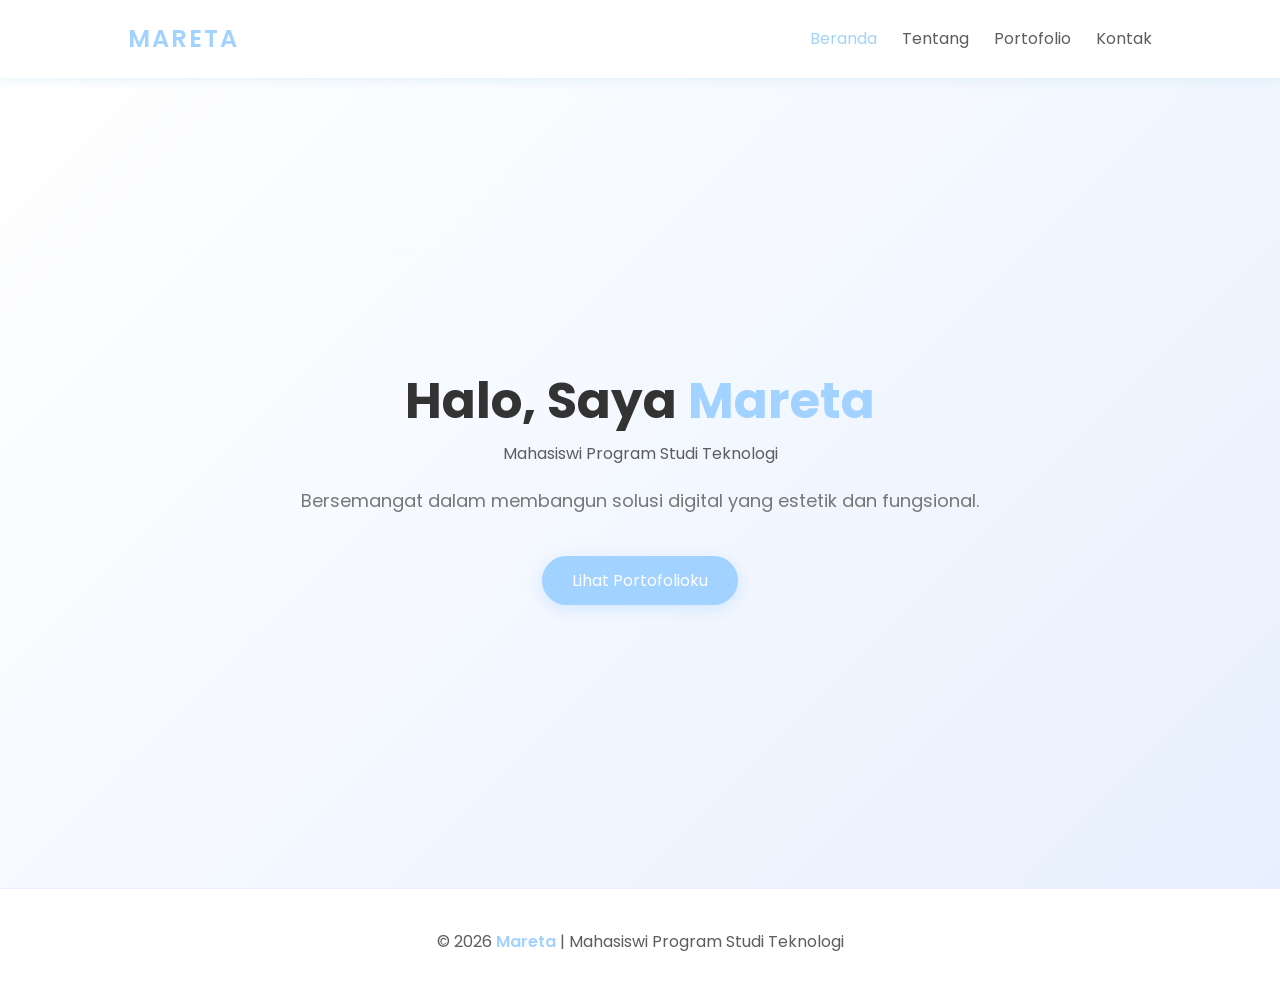
<file: index.html>
<!DOCTYPE html>
<html lang="id">
<head>
    <meta charset="UTF-8">
    <meta name="viewport" content="width=device-width, initial-scale=1.0">
    <title>Portofolio Mareta | Mahasiswi Teknologi</title>
    <link rel="stylesheet" href="style.css">
    <link href="https://fonts.googleapis.com/css2?family=Poppins:wght@300;400;600&display=swap" rel="stylesheet">
    <link rel="stylesheet" href="https://cdnjs.cloudflare.com/ajax/libs/font-awesome/6.0.0/css/all.min.css">
</head>
<body>

    <nav>
        <div class="logo">MARETA</div>
        <ul>
            <li><a href="index.html" class="active">Beranda</a></li>
            <li><a href="tentang.html">Tentang</a></li>
            <li><a href="portofolio.html">Portofolio</a></li>
            <li><a href="kontak.html">Kontak</a></li>
        </ul>
    </nav>

    <header id="home">
        <div class="hero-content">
            <h1>Halo, Saya <span>Mareta</span></h1>
            <p>Mahasiswi Program Studi Teknologi</p>
            <p class="description">Bersemangat dalam membangun solusi digital yang estetik dan fungsional.</p>
            <a href="portofolio.html" class="btn">Lihat Portofolioku</a>
        </div>
    </header>

    <footer>
        <p>&copy; 2026 <span>Mareta</span> | Mahasiswi Program Studi Teknologi</p>
    </footer>

</body>
</html>
</file>
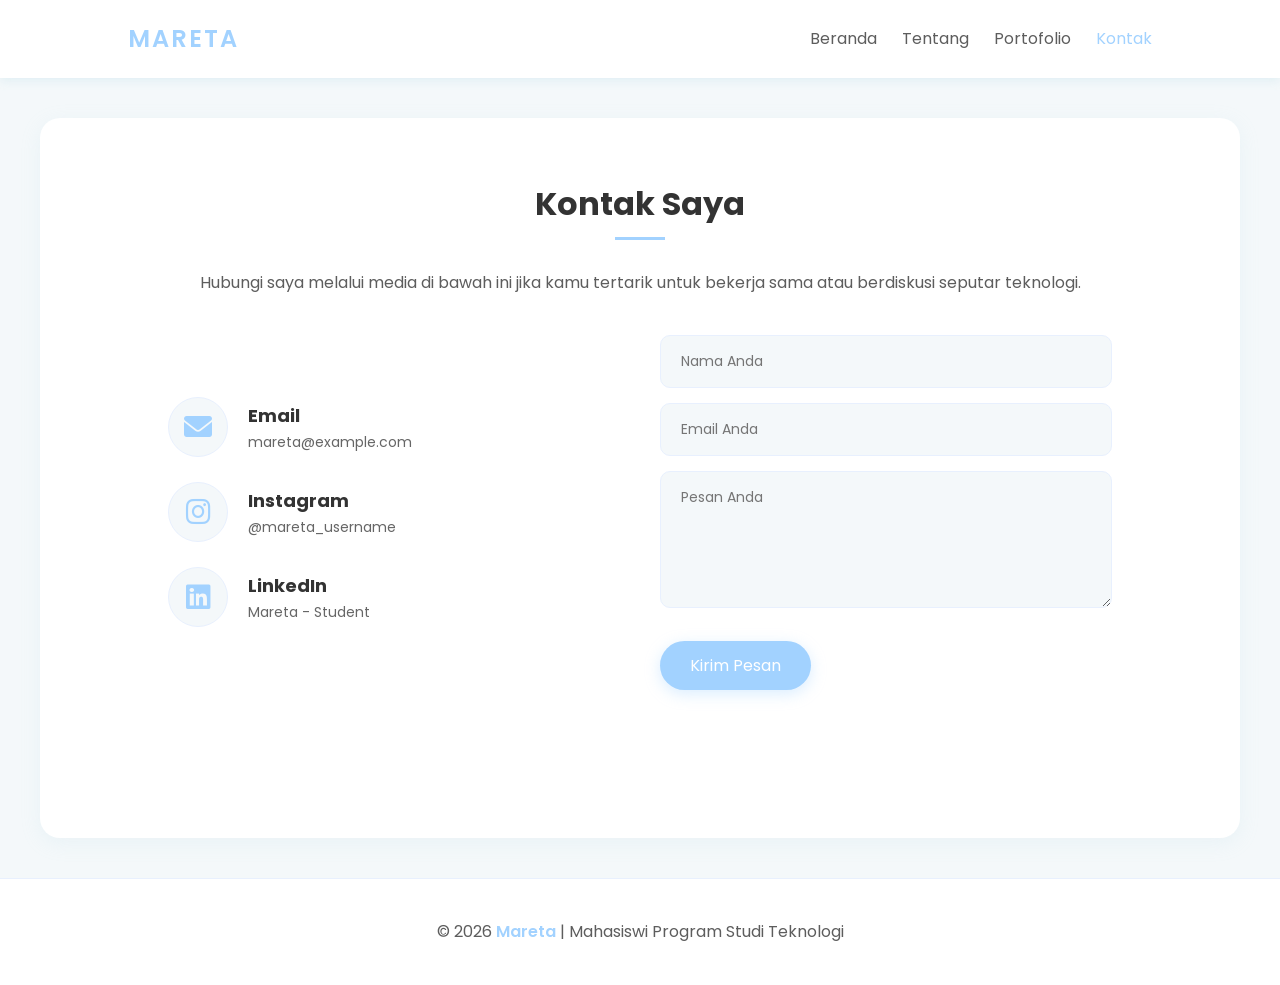
<file: kontak.html>
<!DOCTYPE html>
<html lang="id">
<head>
    <meta charset="UTF-8">
    <meta name="viewport" content="width=device-width, initial-scale=1.0">
    <title>Hubungi Saya | Mareta</title>
    <link rel="stylesheet" href="style.css">
    <link href="https://fonts.googleapis.com/css2?family=Poppins:wght@300;400;600&display=swap" rel="stylesheet">
    <link rel="stylesheet" href="https://cdnjs.cloudflare.com/ajax/libs/font-awesome/6.0.0/css/all.min.css">
</head>
<body>

    <nav>
        <div class="logo">MARETA</div>
        <ul>
            <li><a href="index.html">Beranda</a></li>
            <li><a href="tentang.html">Tentang</a></li>
            <li><a href="portofolio.html">Portofolio</a></li>
            <li><a href="kontak.html" class="active">Kontak</a></li>
        </ul>
    </nav>

    <section class="detail-section">
        <div class="container">
            <h2>Kontak Saya</h2>
            <p style="margin-bottom: 40px;">Hubungi saya melalui media di bawah ini jika kamu tertarik untuk bekerja sama atau berdiskusi seputar teknologi.</p>
            
            <div class="contact-wrapper">
                <div class="contact-info-list">
                    <div class="contact-item">
                        <i class="fas fa-envelope"></i>
                        <div>
                            <h4>Email</h4>
                            <p>mareta@example.com</p>
                        </div>
                    </div>
                    <div class="contact-item">
                        <i class="fab fa-instagram"></i>
                        <div>
                            <h4>Instagram</h4>
                            <p>@mareta_username</p>
                        </div>
                    </div>
                    <div class="contact-item">
                        <i class="fab fa-linkedin"></i>
                        <div>
                            <h4>LinkedIn</h4>
                            <p>Mareta - Student</p>
                        </div>
                    </div>
                </div>

                <div class="contact-form-container">
                    <form action="#" class="contact-form">
                        <div class="form-group">
                            <input type="text" placeholder="Nama Anda" required>
                        </div>
                        <div class="form-group">
                            <input type="email" placeholder="Email Anda" required>
                        </div>
                        <div class="form-group">
                            <textarea placeholder="Pesan Anda" rows="5" required></textarea>
                        </div>
                        <button type="submit" class="btn btn-submit">Kirim Pesan</button>
                    </form>
                </div>
            </div>
        </div>
    </section>

    <footer>
        <p>&copy; 2026 <span>Mareta</span> | Mahasiswi Program Studi Teknologi</p>
    </footer>

</body>
</html>
</file>
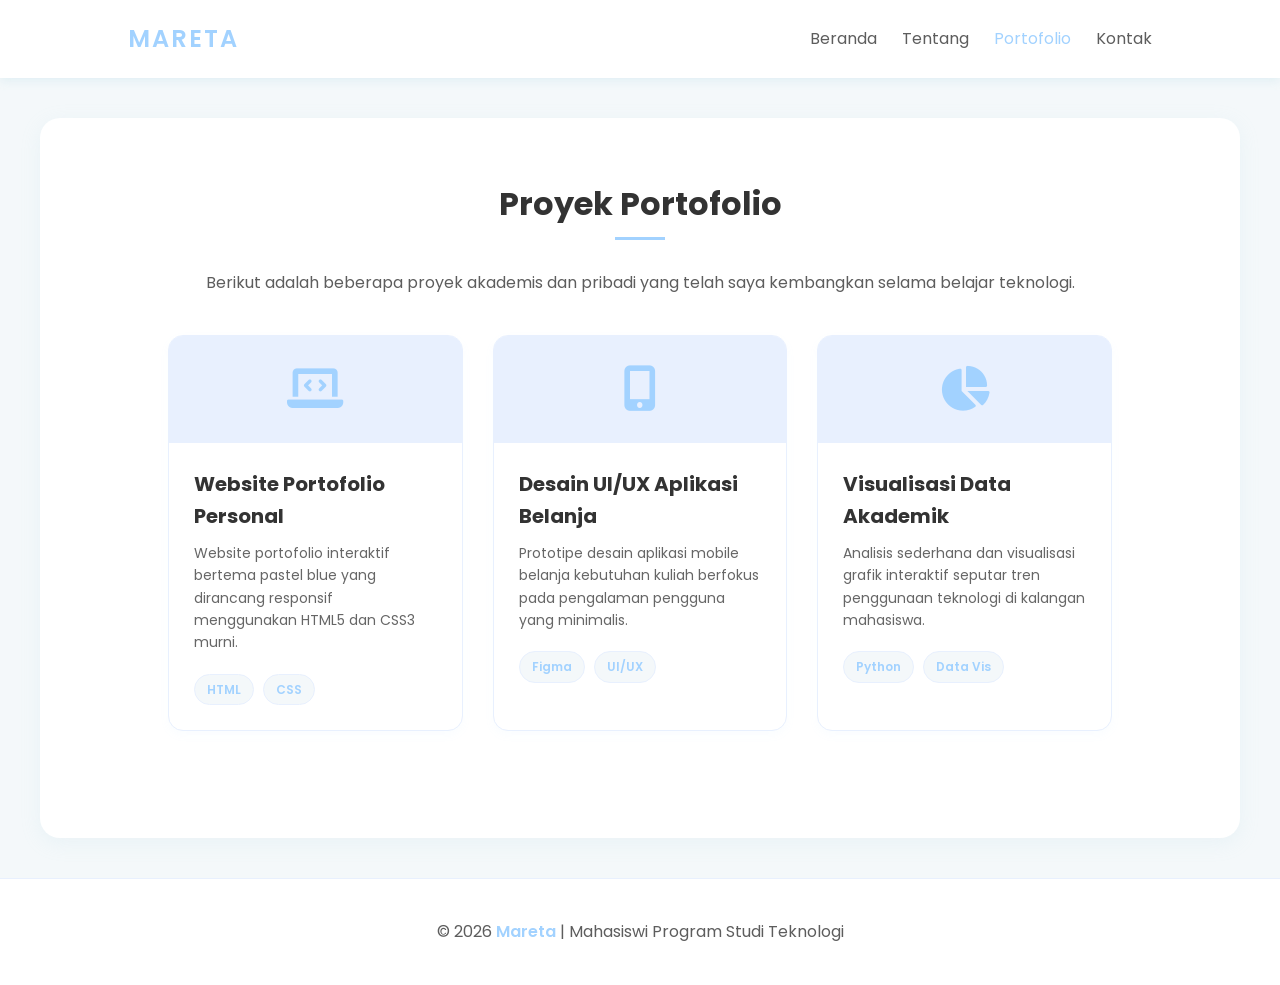
<file: portofolio.html>
<!DOCTYPE html>
<html lang="id">
<head>
    <meta charset="UTF-8">
    <meta name="viewport" content="width=device-width, initial-scale=1.0">
    <title>Portofolio | Mareta</title>
    <link rel="stylesheet" href="style.css">
    <link href="https://fonts.googleapis.com/css2?family=Poppins:wght@300;400;600&display=swap" rel="stylesheet">
    <link rel="stylesheet" href="https://cdnjs.cloudflare.com/ajax/libs/font-awesome/6.0.0/css/all.min.css">
</head>
<body>

    <nav>
        <div class="logo">MARETA</div>
        <ul>
            <li><a href="index.html">Beranda</a></li>
            <li><a href="tentang.html">Tentang</a></li>
            <li><a href="portofolio.html" class="active">Portofolio</a></li>
            <li><a href="kontak.html">Kontak</a></li>
        </ul>
    </nav>

    <section class="detail-section">
        <div class="container">
            <h2>Proyek Portofolio</h2>
            <p style="margin-bottom: 40px;">Berikut adalah beberapa proyek akademis dan pribadi yang telah saya kembangkan selama belajar teknologi.</p>
            
            <div class="portfolio-grid">
                <!-- Proyek 1 -->
                <div class="portfolio-card">
                    <div class="card-icon">
                        <i class="fas fa-laptop-code"></i>
                    </div>
                    <div class="card-body">
                        <h3>Website Portofolio Personal</h3>
                        <p>Website portofolio interaktif bertema pastel blue yang dirancang responsif menggunakan HTML5 dan CSS3 murni.</p>
                        <span class="tech-badge">HTML</span>
                        <span class="tech-badge">CSS</span>
                    </div>
                </div>

                <!-- Proyek 2 -->
                <div class="portfolio-card">
                    <div class="card-icon">
                        <i class="fas fa-mobile-alt"></i>
                    </div>
                    <div class="card-body">
                        <h3>Desain UI/UX Aplikasi Belanja</h3>
                        <p>Prototipe desain aplikasi mobile belanja kebutuhan kuliah berfokus pada pengalaman pengguna yang minimalis.</p>
                        <span class="tech-badge">Figma</span>
                        <span class="tech-badge">UI/UX</span>
                    </div>
                </div>

                <!-- Proyek 3 -->
                <div class="portfolio-card">
                    <div class="card-icon">
                        <i class="fas fa-chart-pie"></i>
                    </div>
                    <div class="card-body">
                        <h3>Visualisasi Data Akademik</h3>
                        <p>Analisis sederhana dan visualisasi grafik interaktif seputar tren penggunaan teknologi di kalangan mahasiswa.</p>
                        <span class="tech-badge">Python</span>
                        <span class="tech-badge">Data Vis</span>
                    </div>
                </div>
            </div>
        </div>
    </section>

    <footer>
        <p>&copy; 2026 <span>Mareta</span> | Mahasiswi Program Studi Teknologi</p>
    </footer>

</body>
</html>
</file>
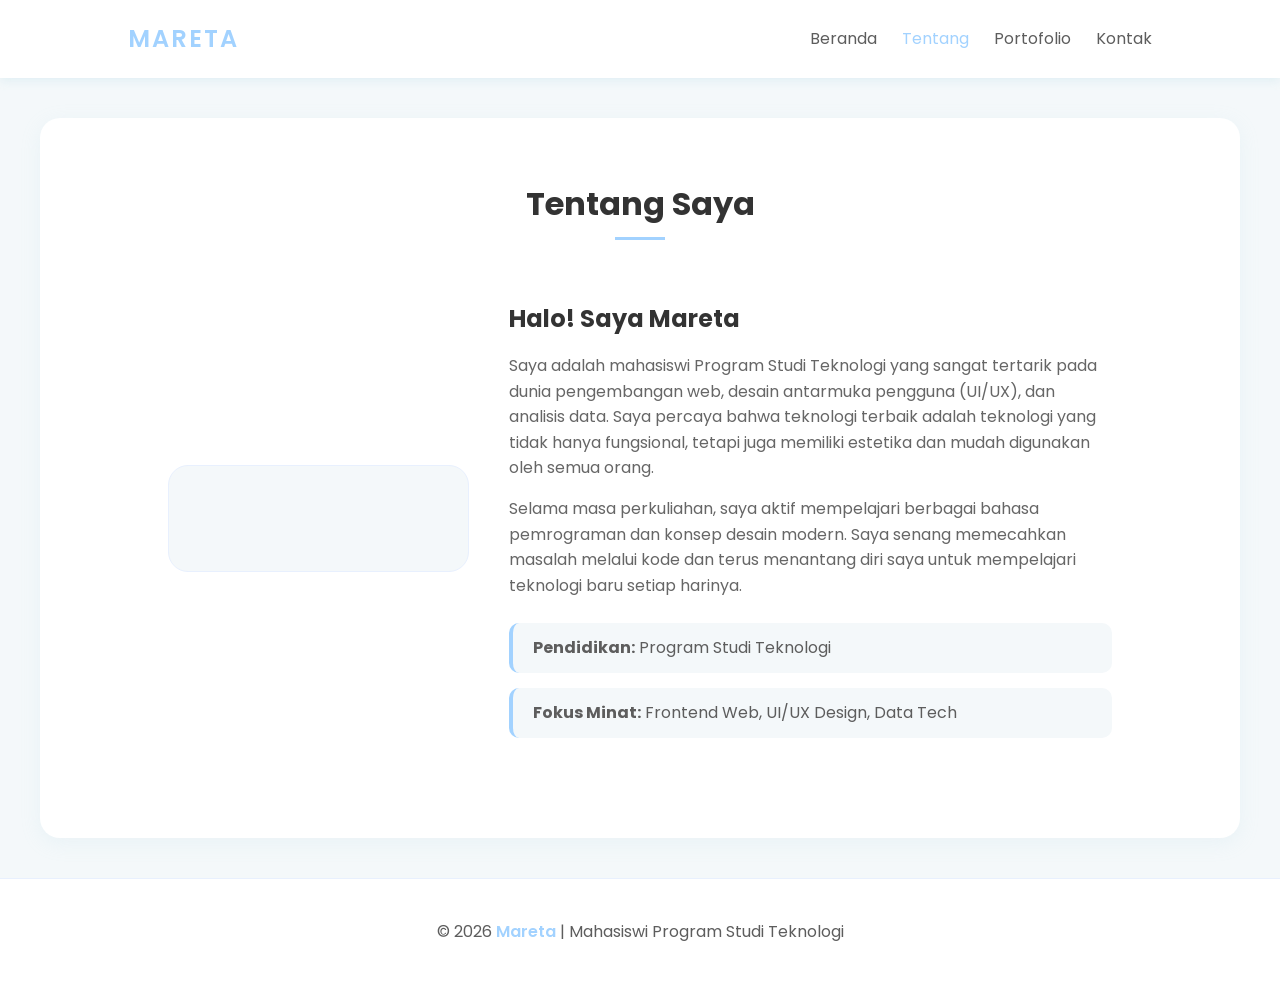
<file: tentang.html>
<!DOCTYPE html>
<html lang="id">
<head>
    <meta charset="UTF-8">
    <meta name="viewport" content="width=device-width, initial-scale=1.0">
    <title>Tentang Saya | Mareta</title>
    <link rel="stylesheet" href="style.css">
    <link href="https://fonts.googleapis.com/css2?family=Poppins:wght@300;400;600&display=swap" rel="stylesheet">
    <link rel="stylesheet" href="https://cdnjs.cloudflare.com/ajax/libs/font-awesome/6.0.0/css/all.min.css">
</head>
<body>

    <nav>
        <div class="logo">MARETA</div>
        <ul>
            <li><a href="index.html">Beranda</a></li>
            <li><a href="tentang.html" class="active">Tentang</a></li>
            <li><a href="portofolio.html">Portofolio</a></li>
            <li><a href="kontak.html">Kontak</a></li>
        </ul>
    </nav>

    <section class="detail-section">
        <div class="container">
            <h2>Tentang Saya</h2>
            <div class="about-grid">
                <div class="about-img">
                    <i class="fas fa-user-gradient" style="font-size: 120px; color: #a2d2ff;"></i>
                </div>
                <div class="about-text">
                    <h3>Halo! Saya Mareta</h3>
                    <p>Saya adalah mahasiswi Program Studi Teknologi yang sangat tertarik pada dunia pengembangan web, desain antarmuka pengguna (UI/UX), dan analisis data. Saya percaya bahwa teknologi terbaik adalah teknologi yang tidak hanya fungsional, tetapi juga memiliki estetika dan mudah digunakan oleh semua orang.</p>
                    <p>Selama masa perkuliahan, saya aktif mempelajari berbagai bahasa pemrograman dan konsep desain modern. Saya senang memecahkan masalah melalui kode dan terus menantang diri saya untuk mempelajari teknologi baru setiap harinya.</p>
                    
                    <div class="personal-info">
                        <div class="info-item">
                            <strong>Pendidikan:</strong> Program Studi Teknologi
                        </div>
                        <div class="info-item">
                            <strong>Fokus Minat:</strong> Frontend Web, UI/UX Design, Data Tech
                        </div>
                    </div>
                </div>
            </div>
        </div>
    </section>

    <footer>
        <p>&copy; 2026 <span>Mareta</span> | Mahasiswi Program Studi Teknologi</p>
    </footer>

</body>
</html>
</file>
<file: style.css>
/* Pengaturan Dasar */
* {
    margin: 0;
    padding: 0;
    box-sizing: border-box;
    font-family: 'Poppins', sans-serif;
}

body {
    background-color: #f4f8fa; /* Putih kebiruan sangat muda */
    color: #5d5d5d;
    line-height: 1.6;
}

/* Navigasi */
nav {
    background-color: #ffffff;
    display: flex;
    justify-content: space-between;
    align-items: center;
    padding: 20px 10%;
    box-shadow: 0 2px 10px rgba(173, 216, 230, 0.3);
    position: sticky;
    top: 0;
    z-index: 1000;
}

.logo {
    font-size: 24px;
    font-weight: 600;
    color: #a2d2ff; /* Biru Pastel Utama */
    letter-spacing: 2px;
}

nav ul {
    display: flex;
    list-style: none;
}

nav ul li {
    margin-left: 25px;
}

nav ul li a {
    text-decoration: none;
    color: #5d5d5d;
    font-weight: 400;
    transition: 0.3s;
}

nav ul li a:hover, nav ul li a.active {
    color: #a2d2ff;
}

/* Header / Hero (Halaman Utama) */
header {
    height: 90vh;
    display: flex;
    align-items: center;
    justify-content: center;
    text-align: center;
    background: linear-gradient(135deg, #ffffff 0%, #e8f0fe 100%);
}

h1 {
    font-size: 50px;
    color: #333;
}

h1 span {
    color: #a2d2ff;
}

.description {
    margin: 20px 0;
    font-size: 18px;
    color: #777;
}

.btn {
    display: inline-block;
    margin-top: 20px;
    padding: 12px 30px;
    background-color: #a2d2ff;
    color: white;
    text-decoration: none;
    border-radius: 50px;
    border: none;
    cursor: pointer;
    font-size: 16px;
    transition: 0.3s;
    box-shadow: 0 4px 15px rgba(162, 210, 255, 0.4);
}

.btn:hover {
    background-color: #bde0fe;
    transform: translateY(-3px);
}

/* Sections & Layouting */
section {
    padding: 80px 10%;
    text-align: center;
}

.detail-section {
    min-height: 80vh;
    padding: 60px 10%;
    background-color: #ffffff;
    margin: 40px auto;
    max-width: 1200px;
    border-radius: 20px;
    box-shadow: 0 5px 20px rgba(173, 216, 230, 0.15);
}

.container {
    max-width: 1000px;
    margin: 0 auto;
}

h2 {
    margin-bottom: 40px;
    color: #333;
    position: relative;
    display: inline-block;
    font-size: 32px;
}

h2::after {
    content: '';
    width: 50px;
    height: 3px;
    background: #a2d2ff;
    position: absolute;
    bottom: -10px;
    left: 50%;
    transform: translateX(-50%);
}

/* Grid Tentang Saya */
.about-grid {
    display: grid;
    grid-template-columns: 1fr 2fr;
    gap: 40px;
    align-items: center;
    text-align: left;
    margin-top: 30px;
}

.about-img {
    text-align: center;
    background-color: #f4f8fa;
    padding: 40px;
    border-radius: 20px;
    border: 1px solid #e8f0fe;
}

.about-text h3 {
    font-size: 24px;
    color: #333;
    margin-bottom: 15px;
}

.about-text p {
    margin-bottom: 15px;
    color: #666;
}

.personal-info {
    margin-top: 25px;
    display: grid;
    grid-template-columns: 1fr;
    gap: 15px;
}

.info-item {
    background-color: #f4f8fa;
    padding: 12px 20px;
    border-radius: 10px;
    border-left: 4px solid #a2d2ff;
}

/* Grid Portofolio */
.portfolio-grid {
    display: grid;
    grid-template-columns: repeat(auto-fit, minmax(280px, 1fr));
    gap: 30px;
    margin-top: 20px;
}

.portfolio-card {
    background: #ffffff;
    border-radius: 15px;
    overflow: hidden;
    border: 1px solid #e8f0fe;
    box-shadow: 0 4px 10px rgba(162, 210, 255, 0.05);
    transition: 0.3s;
    text-align: left;
}

.portfolio-card:hover {
    transform: translateY(-5px);
    box-shadow: 0 10px 20px rgba(162, 210, 255, 0.15);
}

.card-icon {
    background-color: #e8f0fe;
    padding: 30px;
    text-align: center;
}

.card-icon i {
    font-size: 45px;
    color: #a2d2ff;
}

.card-body {
    padding: 25px;
}

.card-body h3 {
    font-size: 20px;
    margin-bottom: 10px;
    color: #333;
}

.card-body p {
    font-size: 14px;
    color: #666;
    margin-bottom: 20px;
}

.tech-badge {
    display: inline-block;
    background-color: #f4f8fa;
    color: #a2d2ff;
    padding: 5px 12px;
    border-radius: 20px;
    font-size: 12px;
    font-weight: 600;
    margin-right: 5px;
    border: 1px solid #e8f0fe;
}

/* Kontak Layout */
.contact-wrapper {
    display: grid;
    grid-template-columns: 1fr 1fr;
    gap: 40px;
    text-align: left;
}

.contact-info-list {
    display: flex;
    flex-direction: column;
    justify-content: center;
    gap: 25px;
}

.contact-item {
    display: flex;
    align-items: center;
    gap: 20px;
}

.contact-item i {
    font-size: 28px;
    color: #a2d2ff;
    background-color: #f4f8fa;
    padding: 15px;
    border-radius: 50%;
    width: 60px;
    height: 60px;
    display: flex;
    align-items: center;
    justify-content: center;
    border: 1px solid #e8f0fe;
}

.contact-item h4 {
    color: #333;
    font-size: 18px;
}

.contact-item p {
    color: #666;
    font-size: 14px;
}

.contact-form {
    display: flex;
    flex-direction: column;
    gap: 15px;
}

.form-group input, .form-group textarea {
    width: 100%;
    padding: 15px 20px;
    border-radius: 10px;
    border: 1px solid #e8f0fe;
    outline: none;
    font-family: 'Poppins', sans-serif;
    font-size: 14px;
    background-color: #f4f8fa;
    transition: 0.3s;
}

.form-group input:focus, .form-group textarea:focus {
    border-color: #a2d2ff;
    background-color: #ffffff;
    box-shadow: 0 0 10px rgba(162, 210, 255, 0.2);
}

.btn-submit {
    margin-top: 10px;
    align-self: flex-start;
}

/* Footer */
footer {
    background-color: #ffffff;
    padding: 40px;
    text-align: center;
    border-top: 1px solid #e8f0fe;
}

footer span {
    color: #a2d2ff;
    font-weight: 600;
}

/* Responsive */
@media (max-width: 768px) {
    .about-grid, .contact-wrapper {
        grid-template-columns: 1fr;
    }
    nav {
        flex-direction: column;
        gap: 15px;
    }
    nav ul li {
        margin: 0 10px;
    }
}
</file>
